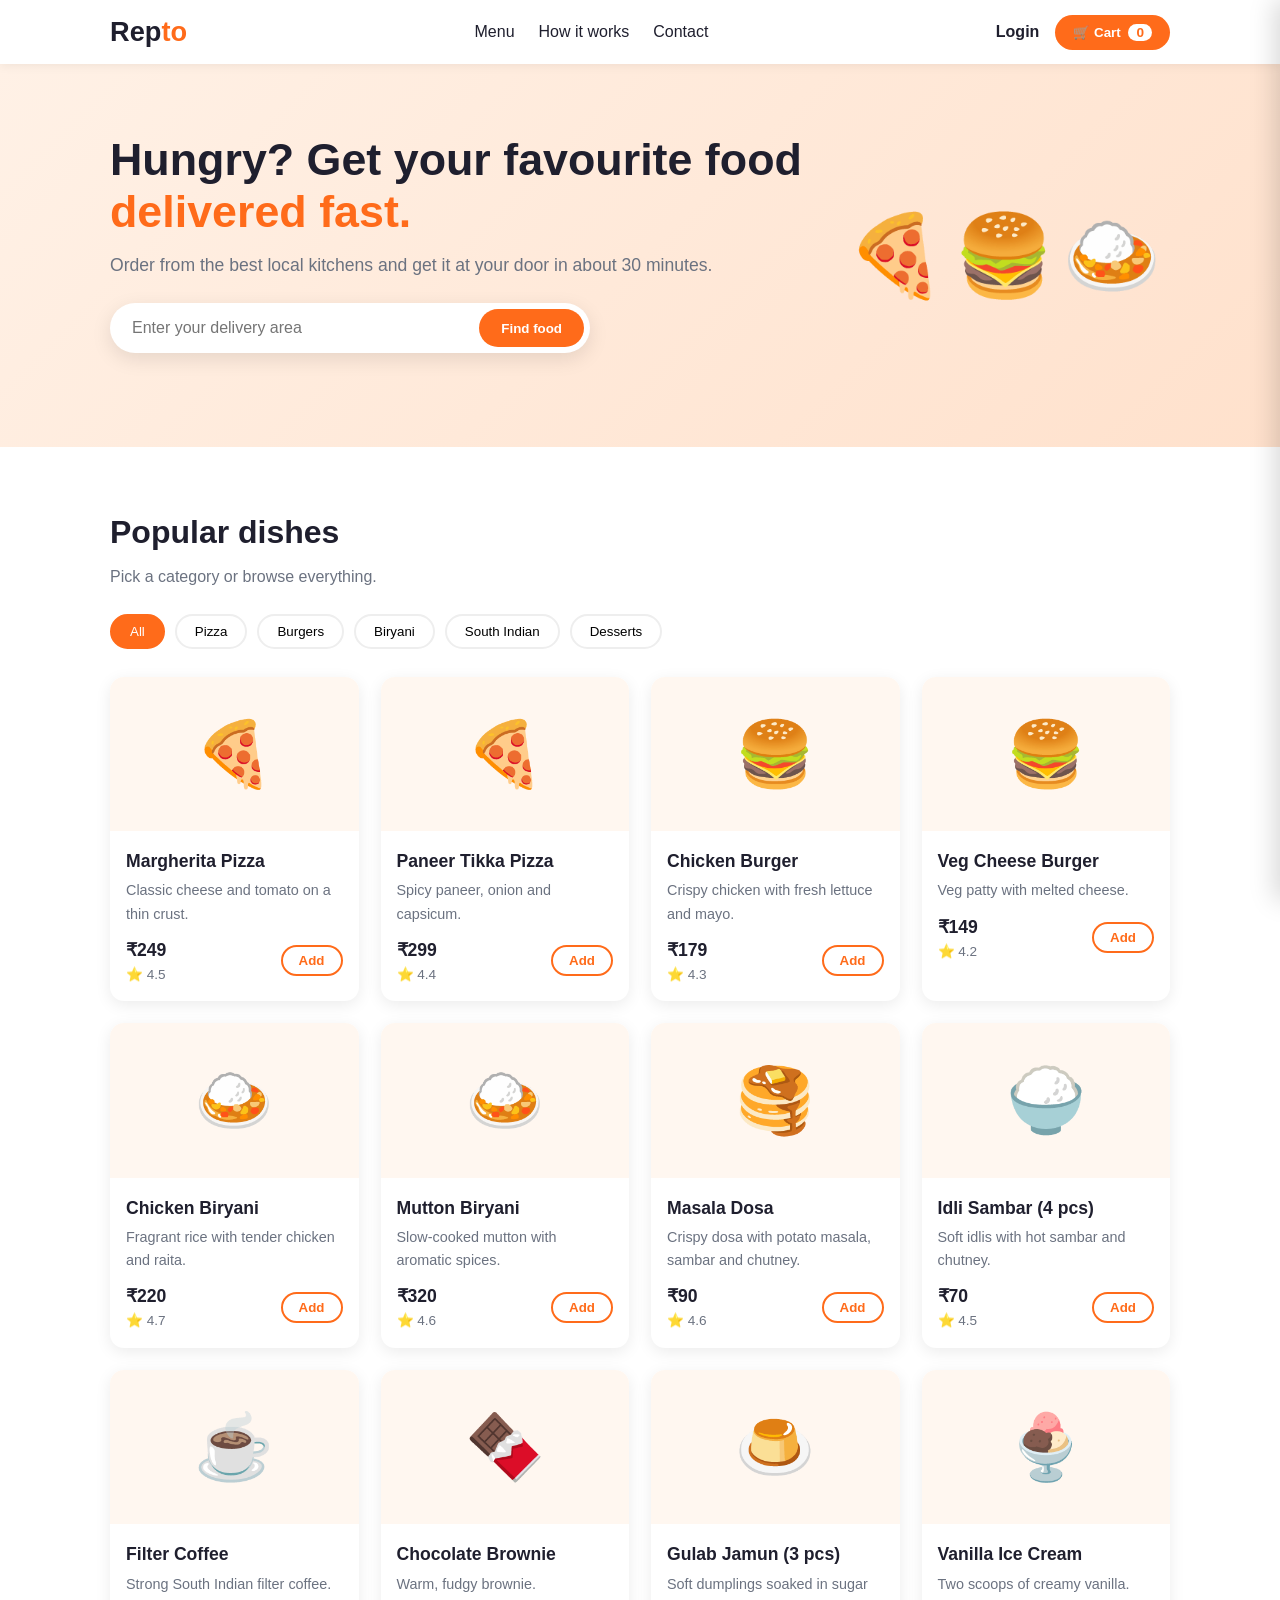
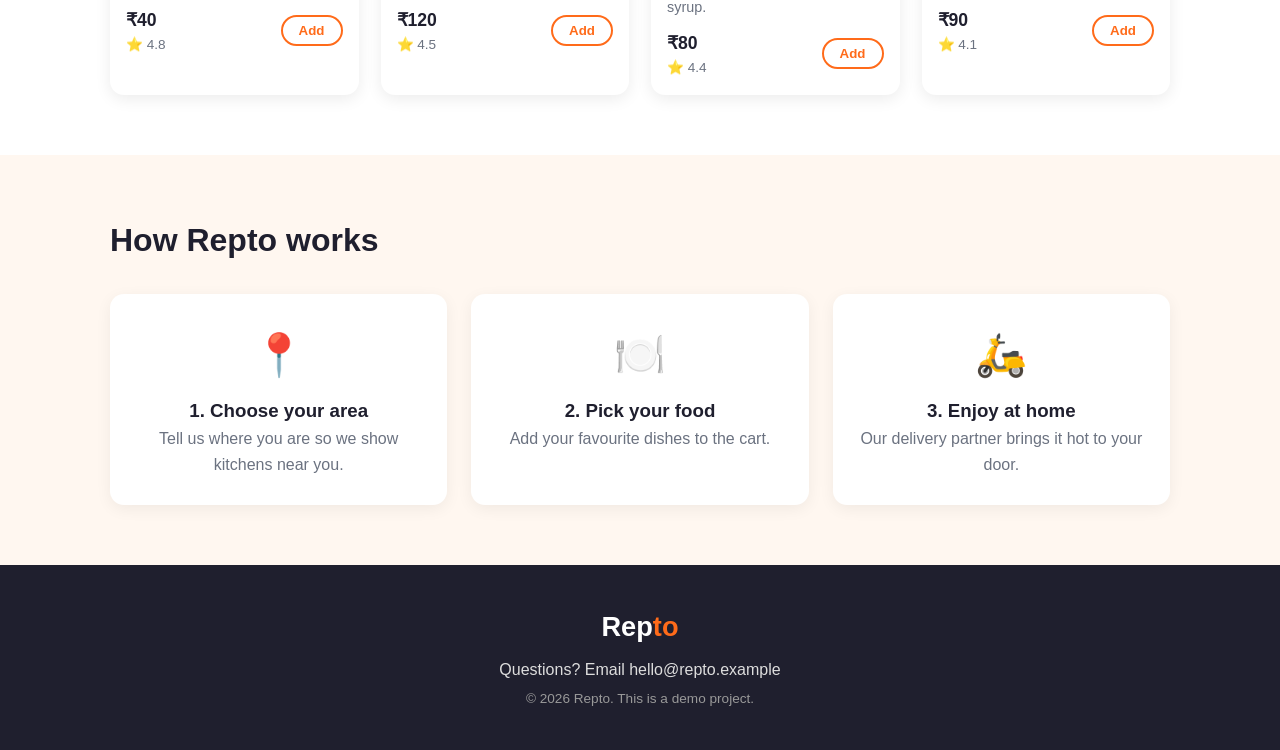
<file: index.html>
<!DOCTYPE html>
<html lang="en">
<head>
  <meta charset="UTF-8">
  <meta name="viewport" content="width=device-width, initial-scale=1.0">
  <title>Repto – Food delivered fast</title>
  <link rel="stylesheet" href="style.css">
</head>
<body>

  <!-- ===== HEADER ===== -->
  <header class="site-header">
    <div class="container nav">
      <a href="#" class="logo">Rep<span>to</span></a>
      <nav class="nav-links">
        <a href="#menu">Menu</a>
        <a href="#how">How it works</a>
        <a href="#contact">Contact</a>
      </nav>
      <div class="nav-right">
        <a href="login.html" id="authLink" class="login-link">Login</a>
        <button id="cartBtn" class="cart-btn">🛒 Cart <span id="cartCount">0</span></button>
      </div>
    </div>
  </header>

  <main>

    <!-- ===== HERO ===== -->
    <section class="hero">
      <div class="container hero-inner">
        <div class="hero-text">
          <h1>Hungry? Get your favourite food <span>delivered fast.</span></h1>
          <p>Order from the best local kitchens and get it at your door in about 30 minutes.</p>
          <form id="searchForm" class="search-box">
            <input type="text" id="locationInput" placeholder="Enter your delivery area" required>
            <button type="submit">Find food</button>
          </form>
          <p id="searchMessage" class="search-message"></p>
        </div>
        <div class="hero-art">🍕🍔🍛</div>
      </div>
    </section>

    <!-- ===== MENU ===== -->
    <section id="menu" class="section">
      <div class="container">
        <h2>Popular dishes</h2>
        <p class="section-sub">Pick a category or browse everything.</p>

        <div id="filters" class="filters">
          <button class="filter active" data-category="All">All</button>
          <button class="filter" data-category="Pizza">Pizza</button>
          <button class="filter" data-category="Burgers">Burgers</button>
          <button class="filter" data-category="Biryani">Biryani</button>
          <button class="filter" data-category="South Indian">South Indian</button>
          <button class="filter" data-category="Desserts">Desserts</button>
        </div>

        <div id="menuGrid" class="menu-grid"></div>
      </div>
    </section>

    <!-- ===== HOW IT WORKS ===== -->
    <section id="how" class="section alt">
      <div class="container">
        <h2>How Repto works</h2>
        <div class="steps">
          <div class="step">
            <div class="step-icon">📍</div>
            <h3>1. Choose your area</h3>
            <p>Tell us where you are so we show kitchens near you.</p>
          </div>
          <div class="step">
            <div class="step-icon">🍽️</div>
            <h3>2. Pick your food</h3>
            <p>Add your favourite dishes to the cart.</p>
          </div>
          <div class="step">
            <div class="step-icon">🛵</div>
            <h3>3. Enjoy at home</h3>
            <p>Our delivery partner brings it hot to your door.</p>
          </div>
        </div>
      </div>
    </section>

  </main>

  <!-- ===== FOOTER ===== -->
  <footer id="contact" class="footer">
    <div class="container">
      <div class="logo">Rep<span>to</span></div>
      <p>Questions? Email hello@repto.example</p>
      <p class="small">© 2026 Repto. This is a demo project.</p>
    </div>
  </footer>

  <!-- ===== CART DRAWER ===== -->
  <div id="overlay" class="overlay"></div>
  <aside id="cart" class="cart">
    <div class="cart-head">
      <h3>Your cart</h3>
      <button id="closeCart" class="close-btn" aria-label="Close cart">✕</button>
    </div>
    <div id="cartItems" class="cart-items"></div>
    <div class="cart-foot">
      <div class="total-row">
        <span>Total</span>
        <strong id="cartTotal">₹0</strong>
      </div>
      <button id="checkoutBtn" class="checkout-btn">Place order</button>
    </div>
  </aside>

  <script src="script.js"></script>
</body>
</html>
</file>
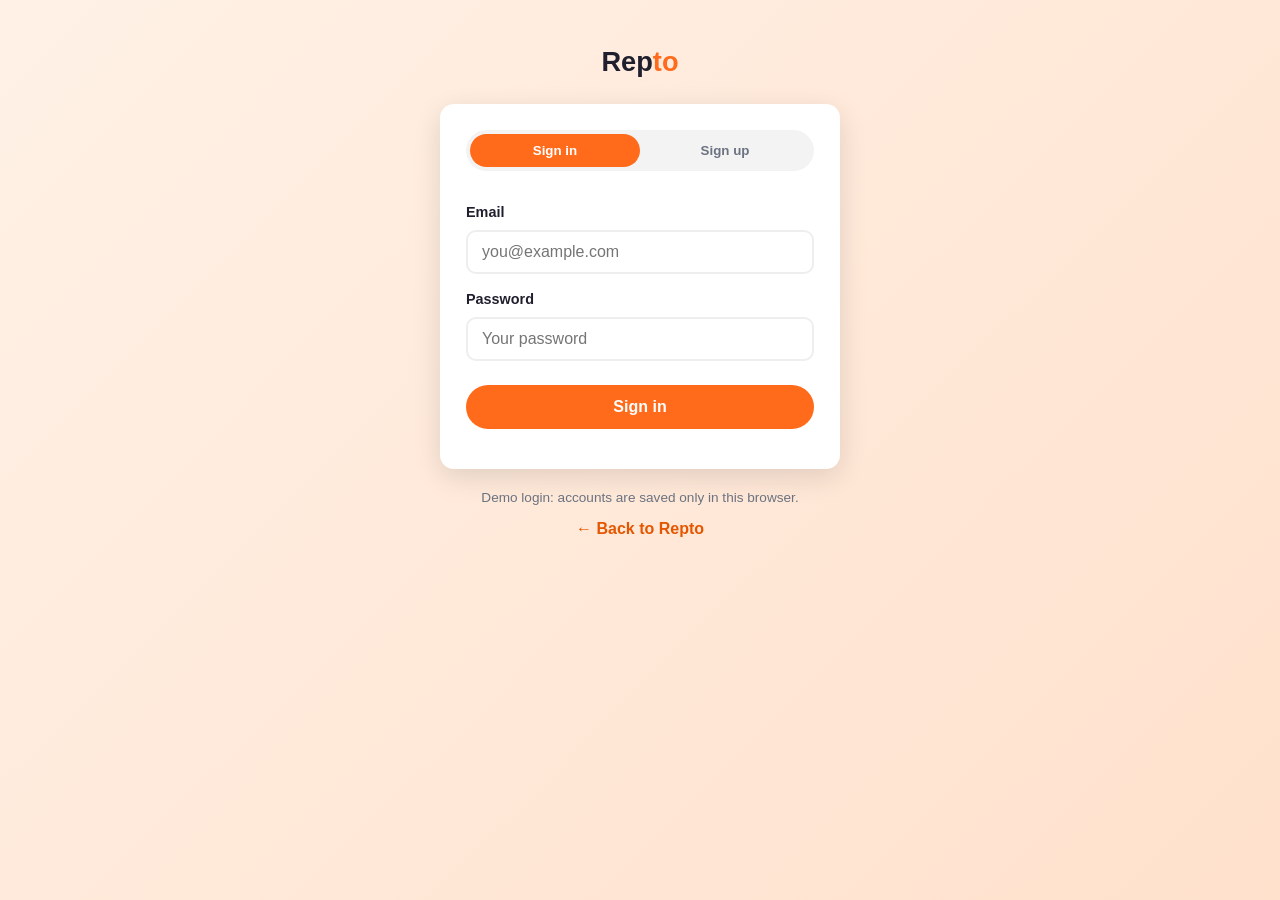
<file: login.html>
<!DOCTYPE html>
<html lang="en">
<head>
  <meta charset="UTF-8">
  <meta name="viewport" content="width=device-width, initial-scale=1.0">
  <title>Repto – Sign in</title>
  <link rel="stylesheet" href="style.css">
</head>
<body class="auth-body">

  <div class="auth-wrap">
    <a href="index.html" class="logo auth-logo">Rep<span>to</span></a>

    <div class="auth-card">

      <!-- Tabs to switch between the two forms -->
      <div class="auth-tabs">
        <button id="tabSignin" class="auth-tab active" type="button">Sign in</button>
        <button id="tabSignup" class="auth-tab" type="button">Sign up</button>
      </div>

      <!-- SIGN IN FORM -->
      <form id="signinForm" class="auth-form">
        <label for="signinEmail">Email</label>
        <input type="email" id="signinEmail" placeholder="you@example.com" required>

        <label for="signinPassword">Password</label>
        <input type="password" id="signinPassword" placeholder="Your password" required>

        <button type="submit" class="auth-submit">Sign in</button>
      </form>

      <!-- SIGN UP FORM (hidden at first) -->
      <form id="signupForm" class="auth-form hidden">
        <label for="signupName">Full name</label>
        <input type="text" id="signupName" placeholder="Your name" required>

        <label for="signupEmail">Email</label>
        <input type="email" id="signupEmail" placeholder="you@example.com" required>

        <label for="signupPassword">Password</label>
        <input type="password" id="signupPassword" placeholder="At least 6 characters" required>

        <label for="signupConfirm">Confirm password</label>
        <input type="password" id="signupConfirm" placeholder="Type the password again" required>

        <button type="submit" class="auth-submit">Create account</button>
      </form>

      <!-- Error or success messages appear here -->
      <p id="authMessage" class="auth-message"></p>
    </div>

    <p class="auth-note">Demo login: accounts are saved only in this browser.</p>
    <a href="index.html" class="back-link">← Back to Repto</a>
  </div>

  <script src="auth.js"></script>
</body>
</html>
</file>
<file: style.css>
/* ===== BASIC SETUP ===== */
:root {
  --orange: #ff6b1a;
  --orange-dark: #e55600;
  --dark: #1f1f2e;
  --grey: #6b7280;
  --light: #fff7f0;
  --white: #ffffff;
  --radius: 14px;
}

* {
  box-sizing: border-box;
  margin: 0;
  padding: 0;
}

html {
  scroll-behavior: smooth;
}

body {
  font-family: "Segoe UI", Arial, sans-serif;
  color: var(--dark);
  background: var(--white);
  line-height: 1.6;
}

a {
  text-decoration: none;
  color: inherit;
}

button {
  font-family: inherit;
  cursor: pointer;
}

.container {
  width: 100%;
  max-width: 1100px;
  margin: 0 auto;
  padding: 0 20px;
}

/* ===== HEADER ===== */
.site-header {
  position: sticky;
  top: 0;
  z-index: 50;
  background: var(--white);
  box-shadow: 0 2px 10px rgba(0, 0, 0, 0.06);
}

.nav {
  display: flex;
  align-items: center;
  justify-content: space-between;
  height: 64px;
}

.logo {
  font-size: 1.7rem;
  font-weight: 800;
  color: var(--dark);
}

.logo span {
  color: var(--orange);
}

.nav-links {
  display: flex;
  gap: 24px;
  font-weight: 500;
}

.nav-links a:hover {
  color: var(--orange);
}

.cart-btn {
  background: var(--orange);
  color: var(--white);
  border: none;
  padding: 10px 18px;
  border-radius: 999px;
  font-weight: 600;
}

.cart-btn:hover {
  background: var(--orange-dark);
}

.cart-btn span {
  background: var(--white);
  color: var(--orange);
  border-radius: 999px;
  padding: 1px 8px;
  margin-left: 4px;
  font-size: 0.85rem;
}

/* ===== HERO ===== */
.hero {
  background: linear-gradient(135deg, #fff1e6, #ffe1cc);
  padding: 70px 0;
}

.hero-inner {
  display: flex;
  align-items: center;
  justify-content: space-between;
  gap: 30px;
}

.hero-text {
  flex: 1;
}

.hero h1 {
  font-size: 2.8rem;
  line-height: 1.15;
  margin-bottom: 14px;
}

.hero h1 span {
  color: var(--orange);
}

.hero p {
  color: var(--grey);
  margin-bottom: 24px;
  font-size: 1.1rem;
}

.search-box {
  display: flex;
  background: var(--white);
  border-radius: 999px;
  padding: 6px;
  box-shadow: 0 6px 20px rgba(0, 0, 0, 0.1);
  max-width: 480px;
}

.search-box input {
  flex: 1;
  border: none;
  outline: none;
  padding: 10px 16px;
  font-size: 1rem;
  background: transparent;
}

.search-box button {
  background: var(--orange);
  color: var(--white);
  border: none;
  padding: 10px 22px;
  border-radius: 999px;
  font-weight: 600;
}

.search-box button:hover {
  background: var(--orange-dark);
}

.search-message {
  margin-top: 12px;
  color: var(--orange-dark) !important;
  font-weight: 600;
  font-size: 1rem !important;
}

.hero-art {
  font-size: 5rem;
  letter-spacing: 8px;
}

/* ===== SECTIONS ===== */
.section {
  padding: 60px 0;
}

.section.alt {
  background: var(--light);
}

.section h2 {
  font-size: 2rem;
  margin-bottom: 6px;
}

.section-sub {
  color: var(--grey);
  margin-bottom: 24px;
}

/* ===== FILTERS ===== */
.filters {
  display: flex;
  flex-wrap: wrap;
  gap: 10px;
  margin-bottom: 28px;
}

.filter {
  background: var(--white);
  border: 2px solid #eee;
  padding: 8px 18px;
  border-radius: 999px;
  font-weight: 500;
}

.filter:hover {
  border-color: var(--orange);
}

.filter.active {
  background: var(--orange);
  border-color: var(--orange);
  color: var(--white);
}

/* ===== MENU CARDS ===== */
.menu-grid {
  display: grid;
  grid-template-columns: repeat(auto-fill, minmax(240px, 1fr));
  gap: 22px;
}

.card {
  background: var(--white);
  border-radius: var(--radius);
  box-shadow: 0 4px 16px rgba(0, 0, 0, 0.08);
  overflow: hidden;
  transition: transform 0.2s;
}

.card:hover {
  transform: translateY(-4px);
}

.card-img {
  background: var(--light);
  font-size: 4rem;
  text-align: center;
  padding: 26px 0;
}

.card-body {
  padding: 16px;
}

.card-body h3 {
  font-size: 1.1rem;
}

.card-body .desc {
  color: var(--grey);
  font-size: 0.9rem;
  margin: 4px 0 10px;
}

.card-bottom {
  display: flex;
  align-items: center;
  justify-content: space-between;
}

.price {
  font-weight: 700;
  font-size: 1.1rem;
}

.rating {
  font-size: 0.85rem;
  color: var(--grey);
}

.add-btn {
  background: var(--white);
  color: var(--orange);
  border: 2px solid var(--orange);
  padding: 6px 16px;
  border-radius: 999px;
  font-weight: 600;
}

.add-btn:hover {
  background: var(--orange);
  color: var(--white);
}

/* ===== HOW IT WORKS ===== */
.steps {
  display: grid;
  grid-template-columns: repeat(auto-fit, minmax(220px, 1fr));
  gap: 24px;
  margin-top: 28px;
  text-align: center;
}

.step {
  background: var(--white);
  padding: 28px 20px;
  border-radius: var(--radius);
  box-shadow: 0 4px 16px rgba(0, 0, 0, 0.06);
}

.step-icon {
  font-size: 2.6rem;
  margin-bottom: 8px;
}

.step p {
  color: var(--grey);
}

/* ===== FOOTER ===== */
.footer {
  background: var(--dark);
  color: #ddd;
  text-align: center;
  padding: 40px 0;
}

.footer .logo {
  color: var(--white);
  margin-bottom: 8px;
}

.footer .small {
  font-size: 0.85rem;
  color: #999;
  margin-top: 6px;
}

/* ===== CART DRAWER ===== */
.overlay {
  position: fixed;
  inset: 0;
  background: rgba(0, 0, 0, 0.45);
  opacity: 0;
  pointer-events: none;
  transition: opacity 0.25s;
  z-index: 90;
}

.overlay.open {
  opacity: 1;
  pointer-events: auto;
}

.cart {
  position: fixed;
  top: 0;
  right: 0;
  width: 360px;
  max-width: 100%;
  height: 100%;
  background: var(--white);
  z-index: 100;
  display: flex;
  flex-direction: column;
  transform: translateX(100%);
  transition: transform 0.3s;
  box-shadow: -6px 0 24px rgba(0, 0, 0, 0.15);
}

.cart.open {
  transform: translateX(0);
}

.cart-head {
  display: flex;
  align-items: center;
  justify-content: space-between;
  padding: 18px 20px;
  border-bottom: 1px solid #eee;
}

.close-btn {
  background: none;
  border: none;
  font-size: 1.3rem;
}

.cart-items {
  flex: 1;
  overflow-y: auto;
  padding: 10px 20px;
}

.empty {
  text-align: center;
  color: var(--grey);
  margin-top: 40px;
}

.cart-row {
  display: flex;
  align-items: center;
  gap: 10px;
  padding: 12px 0;
  border-bottom: 1px solid #f0f0f0;
}

.cart-row .emoji {
  font-size: 1.8rem;
}

.cart-row .info {
  flex: 1;
}

.cart-row .info small {
  color: var(--grey);
}

.qty {
  display: flex;
  align-items: center;
  gap: 8px;
}

.qty button {
  width: 28px;
  height: 28px;
  border-radius: 50%;
  border: 1px solid #ddd;
  background: var(--white);
  font-size: 1rem;
}

.qty button:hover {
  border-color: var(--orange);
  color: var(--orange);
}

.cart-foot {
  padding: 18px 20px;
  border-top: 1px solid #eee;
}

.total-row {
  display: flex;
  justify-content: space-between;
  font-size: 1.15rem;
  margin-bottom: 14px;
}

.checkout-btn {
  width: 100%;
  background: var(--orange);
  color: var(--white);
  border: none;
  padding: 13px;
  border-radius: 999px;
  font-size: 1rem;
  font-weight: 700;
}

.checkout-btn:hover {
  background: var(--orange-dark);
}

/* ===== HEADER LOGIN LINK ===== */
.nav-right {
  display: flex;
  align-items: center;
  gap: 16px;
}

.login-link {
  font-weight: 600;
  color: var(--dark);
}

.login-link:hover {
  color: var(--orange);
}

/* ===== LOGIN PAGE ===== */
.auth-body {
  background: linear-gradient(135deg, #fff1e6, #ffe1cc);
  min-height: 100vh;
}

.auth-wrap {
  display: flex;
  flex-direction: column;
  align-items: center;
  padding: 40px 20px;
}

.auth-logo {
  margin-bottom: 20px;
}

.auth-card {
  background: var(--white);
  width: 100%;
  max-width: 400px;
  border-radius: var(--radius);
  box-shadow: 0 8px 28px rgba(0, 0, 0, 0.12);
  padding: 26px;
}

.auth-tabs {
  display: flex;
  background: #f3f3f3;
  border-radius: 999px;
  padding: 4px;
  margin-bottom: 22px;
}

.auth-tab {
  flex: 1;
  border: none;
  background: transparent;
  padding: 9px;
  border-radius: 999px;
  font-weight: 600;
  color: var(--grey);
}

.auth-tab.active {
  background: var(--orange);
  color: var(--white);
}

.auth-form {
  display: flex;
  flex-direction: column;
  gap: 6px;
}

.auth-form.hidden {
  display: none;
}

.auth-form label {
  font-size: 0.9rem;
  font-weight: 600;
  margin-top: 8px;
}

.auth-form input {
  padding: 11px 14px;
  border: 2px solid #eee;
  border-radius: 10px;
  font-size: 1rem;
  outline: none;
}

.auth-form input:focus {
  border-color: var(--orange);
}

.auth-submit {
  margin-top: 18px;
  background: var(--orange);
  color: var(--white);
  border: none;
  padding: 13px;
  border-radius: 999px;
  font-size: 1rem;
  font-weight: 700;
}

.auth-submit:hover {
  background: var(--orange-dark);
}

.auth-message {
  margin-top: 14px;
  text-align: center;
  font-weight: 600;
  font-size: 0.95rem;
}

.auth-message.error {
  color: #dc2626;
}

.auth-message.success {
  color: #16a34a;
}

.auth-note {
  margin-top: 18px;
  font-size: 0.85rem;
  color: var(--grey);
}

.back-link {
  margin-top: 8px;
  color: var(--orange-dark);
  font-weight: 600;
}

/* ===== MOBILE ===== */
@media (max-width: 700px) {
  .nav-links {
    display: none;
  }

  .hero {
    padding: 40px 0;
  }

  .hero h1 {
    font-size: 2rem;
  }

  .hero-art {
    display: none;
  }
}
</file>
